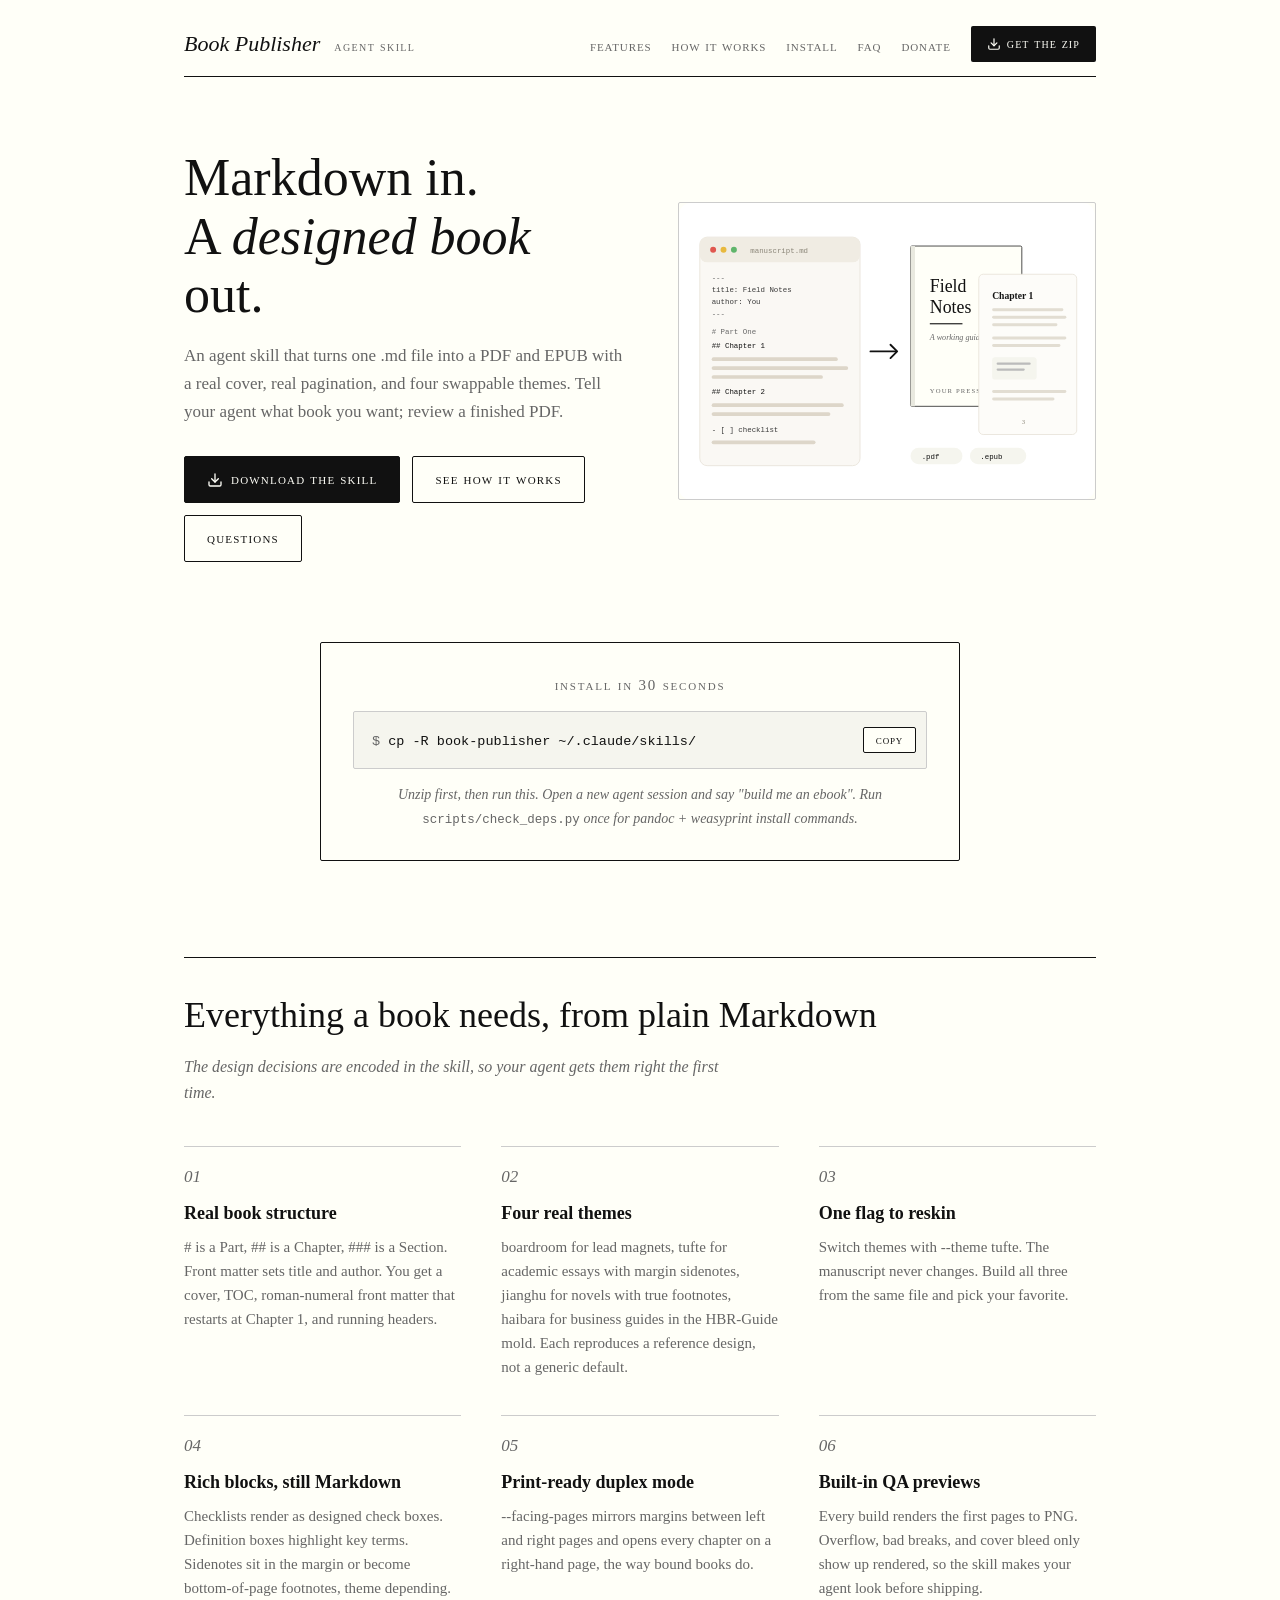
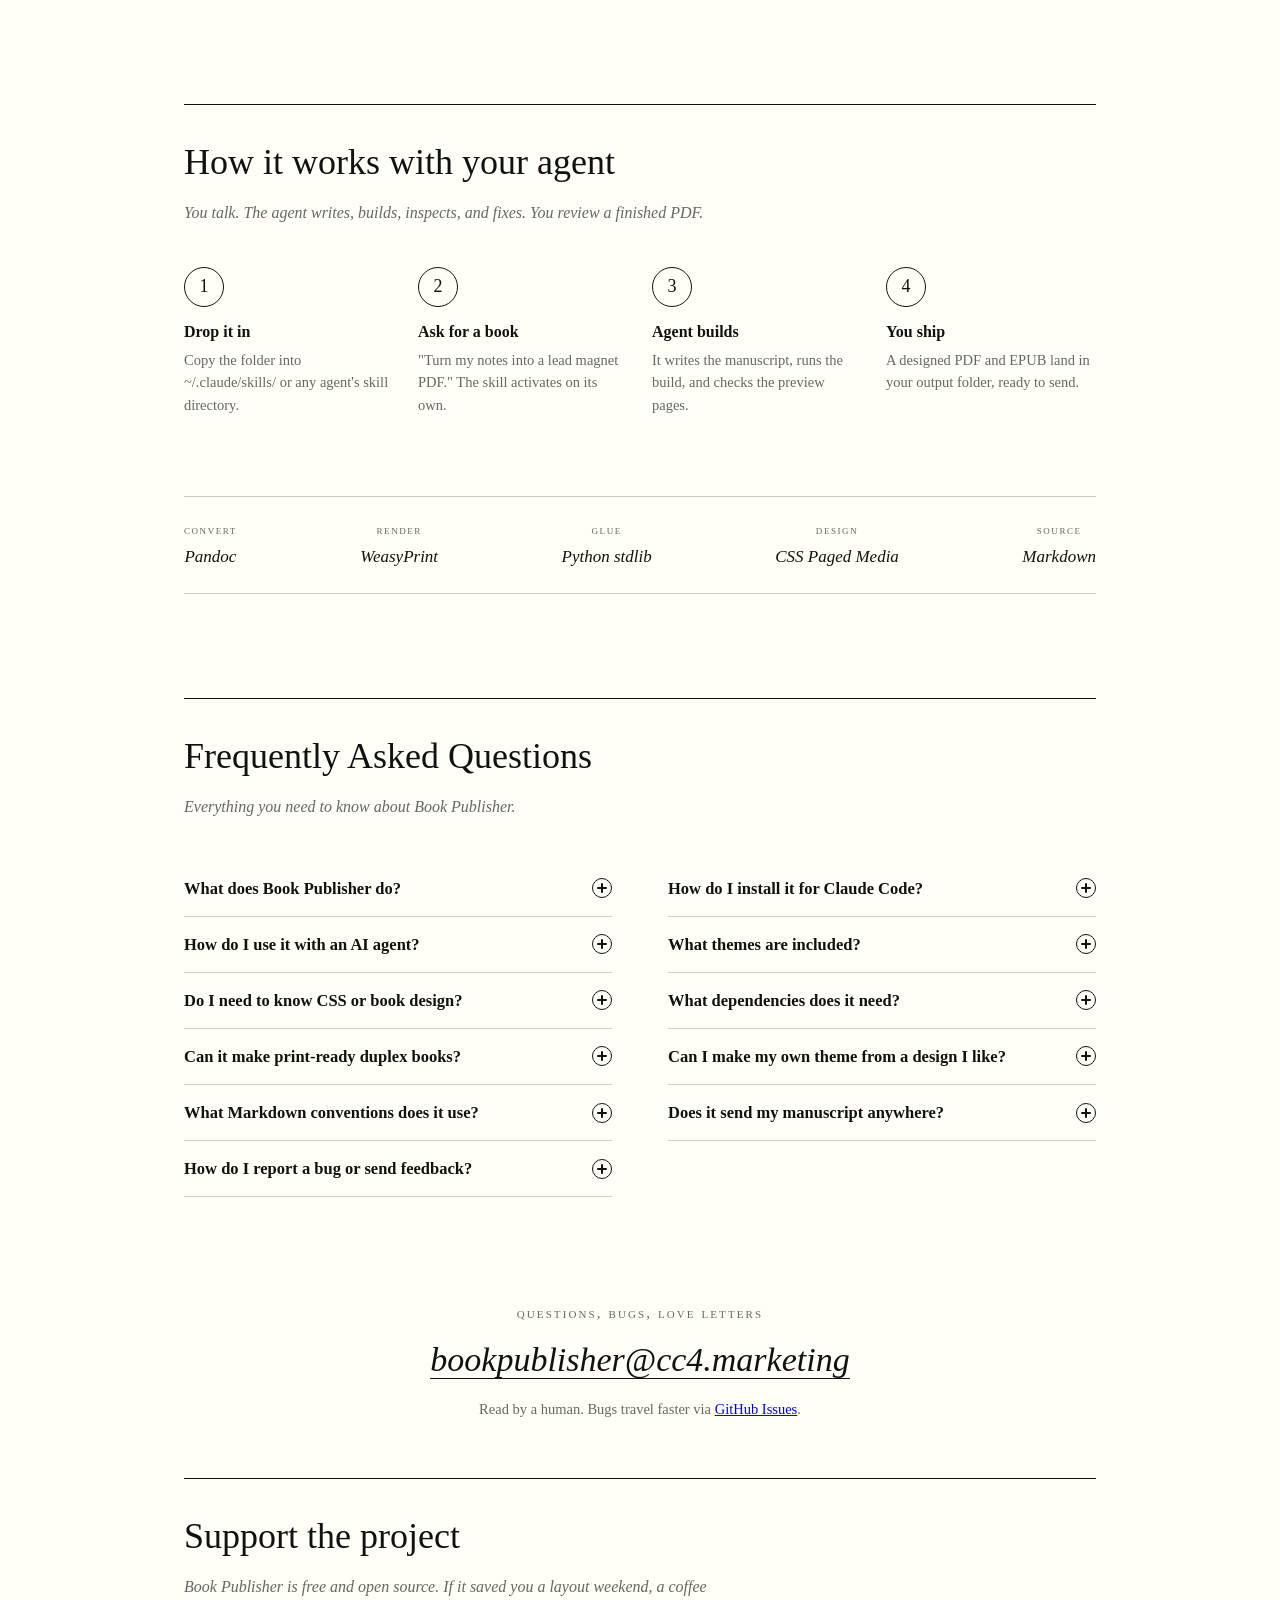
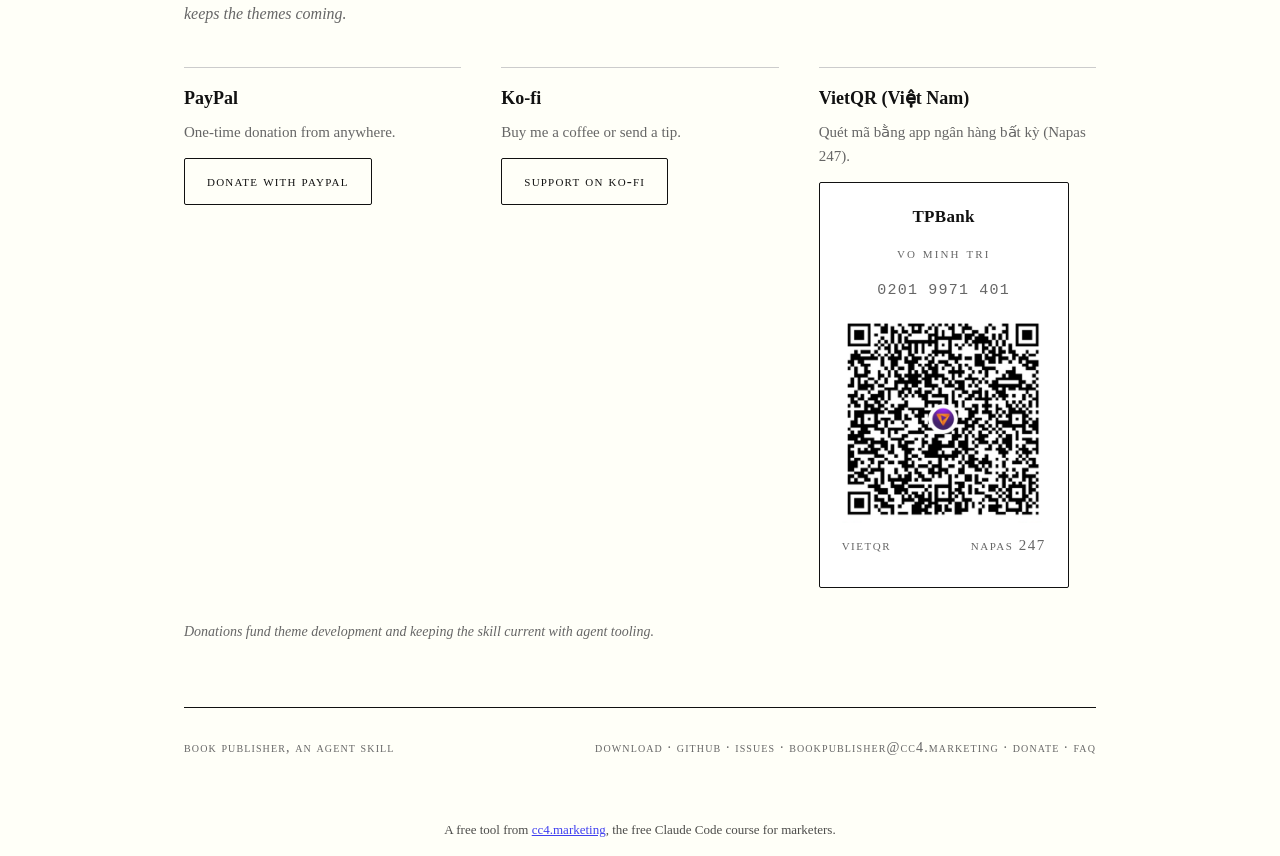
<file: site/index.html>
<!DOCTYPE html>
<html lang="en">
<head>
  <meta charset="UTF-8">
  <meta name="viewport" content="width=device-width, initial-scale=1.0">
  <title>Book Publisher: Turn Markdown into designed PDF and EPUB books</title>
  <meta name="description" content="Builds designed PDF and EPUB books from one Markdown file. Four real themes, cover pages, sidenotes, print-ready pagination. An agent skill, free and offline.">
  <meta name="keywords" content="book publisher skill, markdown to pdf book, markdown to epub, ebook generator, lead magnet pdf, agent skill, claude code skill, pandoc weasyprint book, book from markdown">
  <meta name="robots" content="index, follow">
  <meta name="author" content="Book Publisher">
  <meta name="theme-color" content="#fffff8">
  <link rel="canonical" href="https://bookpublisher.cc4.marketing/">

  <!-- Open Graph -->
  <meta property="og:type" content="website">
  <meta property="og:url" content="https://bookpublisher.cc4.marketing/">
  <meta property="og:title" content="Book Publisher: Turn Markdown into designed PDF and EPUB books">
  <meta property="og:description" content="One Markdown file in, a designed book out. Cover, TOC, sidenotes, four themes, print-ready pagination. Runs offline with your AI agent.">
  <meta property="og:site_name" content="Book Publisher">
  <meta property="og:locale" content="en_US">

  <!-- Twitter Card -->
  <meta name="twitter:card" content="summary_large_image">
  <meta name="twitter:url" content="https://bookpublisher.cc4.marketing/">
  <meta name="twitter:title" content="Book Publisher: Turn Markdown into designed PDF and EPUB books">
  <meta name="twitter:description" content="Write Markdown, get a designed book. Four themes, real pagination, EPUB included. Free, offline, agent-native.">

  <!-- Structured Data: SoftwareApplication -->
  <script type="application/ld+json">
{
  "@context": "https://schema.org",
  "@type": "SoftwareApplication",
  "name": "Book Publisher",
  "applicationCategory": "DesktopApplication",
  "operatingSystem": "macOS, Linux",
  "url": "https://bookpublisher.cc4.marketing/",
  "description": "Builds designed PDF and EPUB books from one Markdown file. Four real themes, cover pages, sidenotes, print-ready pagination. An agent skill, free and offline.",
  "offers": {
    "@type": "Offer",
    "price": "0",
    "priceCurrency": "USD"
  },
  "softwareVersion": "0.1.0",
  "codeRepository": "https://github.com/blacklogos/book-publisher",
  "featureList": [
    "One Markdown manuscript builds both PDF and EPUB",
    "Four swappable themes derived from real reference designs",
    "Cover page, TOC, roman-numeral front matter, running headers",
    "Checklists, definition boxes, sidenotes, and real footnotes",
    "Facing-pages mode with mirrored margins for duplex print",
    "Automatic preview PNGs of rendered pages for QA",
    "Works with Claude Code, Codex, and any agent that reads skill folders"
  ],
  "publisher": {
    "@type": "Organization",
    "name": "CC4.Marketing",
    "url": "https://cc4.marketing/",
    "logo": {
      "@type": "ImageObject",
      "url": "https://cc4.marketing/apple-touch-icon.png",
      "width": 180,
      "height": 180
    }
  }
}
  </script>

  <!-- Structured Data: FAQPage -->
  <script type="application/ld+json">
  {
    "@context": "https://schema.org",
    "@type": "FAQPage",
    "mainEntity": [
      {
        "@type": "Question",
        "name": "What does Book Publisher do?",
        "acceptedAnswer": { "@type": "Answer", "text": "Book Publisher is an agent skill that turns a single Markdown manuscript into a designed PDF and EPUB book. It produces a full-bleed cover, table of contents, part and chapter openers, page numbers, running headers, sidenotes, and checklists, all from plain Markdown headings and front matter." }
      },
      {
        "@type": "Question",
        "name": "How do I install Book Publisher for Claude Code?",
        "acceptedAnswer": { "@type": "Answer", "text": "Unzip the package and copy the book-publisher folder into your skills directory: cp -R book-publisher ~/.claude/skills/ for all projects, or into your-repo/.claude/skills/ for one project. Open a new Claude session and ask for a book; the skill activates automatically." }
      },
      {
        "@type": "Question",
        "name": "How do I use Book Publisher with an AI agent?",
        "acceptedAnswer": { "@type": "Answer", "text": "After installing, just describe the book you want in plain language, for example 'Turn my notes into a lead magnet PDF' or 'Write a 5-chapter guide to sourdough and build it as a book'. The agent reads the skill, writes or adapts the manuscript, builds the PDF and EPUB, and inspects rendered preview images before handing it over. No commands needed from you." }
      },
      {
        "@type": "Question",
        "name": "What themes are included in Book Publisher?",
        "acceptedAnswer": { "@type": "Answer", "text": "Book Publisher ships four themes: boardroom, a corporate lead-magnet look with colored headings and a full-bleed cover; tufte, a monochrome academic style with margin sidenotes adapted from Tufte CSS; jianghu, a translated-novel look with digest trim, centered chapter openers, and real bottom-of-page footnotes; and haibara, a business-guide look in the spirit of the HBR Guide series with a serif body, sans chapter openers, and a Contents page with real page numbers. Switching themes is one flag and never requires manuscript changes." }
      },
      {
        "@type": "Question",
        "name": "Do I need to know CSS or book design to use Book Publisher?",
        "acceptedAnswer": { "@type": "Answer", "text": "No. Book Publisher encodes the design decisions: where chapters break, how the table of contents nests, how front matter is numbered. You write ordinary Markdown headings and the themes handle typography and pagination. Design tokens are exposed as CSS custom properties only if you want to customize." }
      },
      {
        "@type": "Question",
        "name": "What dependencies does Book Publisher need?",
        "acceptedAnswer": { "@type": "Answer", "text": "Book Publisher needs two tools: pandoc for Markdown conversion and weasyprint for print-quality PDF rendering. The included check_deps.py script detects your OS and prints the exact install commands, for example brew install pandoc and uv tool install weasyprint on macOS. Everything else is Python standard library." }
      },
      {
        "@type": "Question",
        "name": "Can Book Publisher make print-ready books for double-sided printing?",
        "acceptedAnswer": { "@type": "Answer", "text": "Yes. Add the --facing-pages flag and margins mirror between left and right pages, running headers alternate, and every chapter opens on a right-hand page, inserting a blank left page when needed, the way bound books do. Without the flag you get single-sided output ideal for screen reading." }
      },
      {
        "@type": "Question",
        "name": "Can I create my own theme from a design I like?",
        "acceptedAnswer": { "@type": "Answer", "text": "Yes. Book Publisher documents the exact process used to build its four themes: fetch the reference PDF or web page, sample the real colors, read the real fonts and CSS, then translate to print CSS. Hand your agent the reference and say 'make a theme from this'; the guide in references/themes.md covers the known pitfalls." }
      },
      {
        "@type": "Question",
        "name": "What Markdown conventions does the manuscript use?",
        "acceptedAnswer": { "@type": "Answer", "text": "Simple ones: a level-1 heading is a Part, level-2 is a Chapter, level-3 is a Section. YAML front matter at the top sets title, subtitle, author, and publisher. Checklists, definition boxes, and sidenotes use ordinary Markdown syntax, and a working example manuscript demonstrating every pattern is bundled to copy from." }
      },
      {
        "@type": "Question",
        "name": "Does Book Publisher send my manuscript anywhere?",
        "acceptedAnswer": { "@type": "Answer", "text": "No. Book Publisher runs entirely on your machine. Pandoc and WeasyPrint are local tools, the build script is offline Python, and your manuscript never leaves your computer. There is no server, no account, and no telemetry." }
      },
      {
        "@type": "Question",
        "name": "How do I report a bug or send feedback about Book Publisher?",
        "acceptedAnswer": { "@type": "Answer", "text": "Report bugs and feature requests at github.com/blacklogos/book-publisher/issues. For anything else, email bookpublisher@cc4.marketing. Both channels are read by the maintainer." }
      }
    ]
  }
  </script>

  <style>
    *, *::before, *::after { margin: 0; padding: 0; box-sizing: border-box; }

    /* Tufte tokens, lifted from the skill's tufte theme pdf.css */
    :root {
      --paper: #fffff8;
      --ink: #111111;
      --muted: #666666;
      --rule: #cccccc;
      --faint: #f5f5ee;
      --radius: 2px;
      --font-serif: Georgia, "Palatino Linotype", "Times New Roman", "Book Antiqua", Palatino, serif;
      --font-sans: "Gill Sans", "Gill Sans MT", Calibri, sans-serif;
      --font-mono: Menlo, Consolas, "Liberation Mono", monospace;
    }

    body {
      font-family: var(--font-serif);
      color: var(--ink);
      background: var(--paper);
      min-height: 100vh;
      line-height: 1.65;
      font-size: 17px;
    }

    .container { max-width: 960px; margin: 0 auto; padding: 0 24px; }

    .smallcaps {
      font-variant: small-caps;
      letter-spacing: 0.08em;
      text-transform: lowercase;
    }

    /* ── Header: flat, rule-separated, no pill ── */
    header { padding: 26px 0 0; }
    .header-inner {
      display: flex; align-items: baseline; justify-content: space-between;
      border-bottom: 1px solid var(--ink);
      padding-bottom: 14px;
    }
    .header-left { display: flex; align-items: baseline; gap: 14px; }
    .logo { font-family: var(--font-serif); font-size: 22px; font-style: italic; color: var(--ink); text-decoration: none; }
    .badge {
      font-family: var(--font-serif); font-variant: small-caps; text-transform: lowercase;
      letter-spacing: 0.1em; font-size: 14px; color: var(--muted);
    }
    .header-right { display: flex; align-items: baseline; gap: 20px; }
    .header-link {
      font-size: 15px; color: var(--muted); text-decoration: none;
      font-variant: small-caps; text-transform: lowercase; letter-spacing: 0.06em;
      transition: color 0.2s;
    }
    .header-link:hover { color: var(--ink); }
    .gh-btn {
      display: inline-flex; align-items: center; gap: 6px;
      background: var(--ink); color: var(--paper);
      font-family: var(--font-serif); font-size: 14px;
      font-variant: small-caps; text-transform: lowercase; letter-spacing: 0.08em;
      padding: 6px 16px; border-radius: var(--radius); text-decoration: none;
      transition: background 0.2s;
    }
    .gh-btn:hover { background: #333; }

    /* ── Hero ── */
    .hero { padding: 72px 0 48px; display: grid; grid-template-columns: 1.05fr 1fr; gap: 56px; align-items: center; }
    .hero-text h1 {
      font-family: var(--font-serif); font-weight: 400;
      font-size: clamp(34px, 4.6vw, 52px); line-height: 1.12; margin-bottom: 18px;
    }
    .hero-text h1 span { font-style: italic; }
    .hero-text .tagline { font-size: 17px; color: var(--muted); margin-bottom: 30px; max-width: 460px; }
    .hero-ctas { display: flex; gap: 12px; flex-wrap: wrap; align-items: center; }
    .btn-primary, .btn-dark, .btn-secondary {
      display: inline-flex; align-items: center; gap: 8px;
      font-family: var(--font-serif); font-size: 15px;
      font-variant: small-caps; text-transform: lowercase; letter-spacing: 0.08em;
      padding: 10px 22px; border-radius: var(--radius);
      text-decoration: none; cursor: pointer;
      transition: background 0.2s, color 0.2s;
    }
    .btn-primary { background: var(--ink); color: var(--paper); border: 1px solid var(--ink); }
    .btn-primary:hover { background: #333; }
    .btn-dark, .btn-secondary { background: transparent; color: var(--ink); border: 1px solid var(--ink); }
    .btn-dark:hover, .btn-secondary:hover { background: var(--faint); }

    .hero-visual { position: relative; }
    .hero-visual .screenshot {
      width: 100%;
      border: 1px solid var(--rule);
      border-radius: var(--radius);
      background: var(--paper);
    }
    .hero-visual .screenshot-glow { display: none; }

    /* ── Install card: hairline box, light code block ── */
    .install-section { padding: 32px 0 48px; }
    .install-card {
      border: 1px solid var(--ink); border-radius: var(--radius);
      padding: 30px 32px; max-width: 640px; margin: 0 auto; text-align: center;
    }
    .install-card .label {
      font-family: var(--font-serif); font-variant: small-caps; text-transform: lowercase;
      letter-spacing: 0.12em; font-size: 15px; color: var(--muted); margin-bottom: 14px;
    }
    .install-code {
      position: relative; background: var(--faint);
      border: 1px solid var(--rule); border-radius: var(--radius);
      padding: 14px 92px 14px 18px; text-align: left;
    }
    .install-code code { font-family: var(--font-mono); font-size: 13.5px; color: var(--ink); word-break: break-all; }
    .install-code code .prompt { color: var(--muted); }
    .install-note { font-size: 14px; color: var(--muted); margin-top: 14px; font-style: italic; }
    .install-note code { font-family: var(--font-mono); font-size: 12.5px; font-style: normal; }
    .copy-btn {
      position: absolute; top: 50%; right: 10px; transform: translateY(-50%);
      background: var(--paper); border: 1px solid var(--ink);
      color: var(--ink); font-family: var(--font-serif); font-size: 13px;
      font-variant: small-caps; text-transform: lowercase; letter-spacing: 0.06em;
      padding: 4px 12px; border-radius: var(--radius); cursor: pointer;
      transition: background 0.2s, color 0.2s;
    }
    .copy-btn:hover { background: var(--ink); color: var(--paper); }
    .copy-btn.copied { background: var(--ink); color: var(--paper); }

    /* ── Section headings: rule above, italic sub ── */
    .section-heading { text-align: left; margin-bottom: 40px; border-top: 1px solid var(--ink); padding-top: 28px; }
    .section-heading h2 { font-family: var(--font-serif); font-weight: 400; font-size: clamp(26px, 3.6vw, 36px); margin-bottom: 8px; }
    .section-heading p { color: var(--muted); font-size: 16px; font-style: italic; max-width: 560px; }

    /* ── Features: flat entries with top rules, no cards ── */
    .features { padding: 48px 0 56px; }
    .features-grid { display: grid; grid-template-columns: repeat(3, 1fr); gap: 36px 40px; }
    .feature-card { border-top: 1px solid var(--rule); padding-top: 16px; }
    .feature-num {
      font-family: var(--font-serif); font-style: italic;
      font-size: 17px; color: var(--muted); margin-bottom: 8px;
    }
    .feature-card h3 { font-family: var(--font-serif); font-weight: 700; font-size: 18px; margin-bottom: 6px; }
    .feature-card p { font-size: 15px; color: var(--muted); line-height: 1.6; }

    /* ── How It Works ── */
    .how-it-works { padding: 48px 0 56px; }
    .steps { display: grid; grid-template-columns: repeat(4, 1fr); gap: 24px; }
    .step { text-align: left; position: relative; }
    .step-num {
      width: 40px; height: 40px; border-radius: 50%;
      background: transparent; color: var(--ink); border: 1px solid var(--ink);
      font-family: var(--font-serif); font-size: 18px;
      display: inline-flex; align-items: center; justify-content: center; margin-bottom: 12px;
    }
    .step h3 { font-family: var(--font-serif); font-weight: 700; font-size: 16px; margin-bottom: 4px; }
    .step p { font-size: 14.5px; color: var(--muted); line-height: 1.55; }
    .step:not(:last-child)::after { display: none; }

    /* ── Tech stack: single rule row ── */
    .tech { padding: 24px 0 56px; }
    .tech-inner {
      border-top: 1px solid var(--rule); border-bottom: 1px solid var(--rule);
      padding: 22px 0;
      display: flex; align-items: baseline; justify-content: space-between; gap: 24px; flex-wrap: wrap;
    }
    .tech-item { text-align: center; }
    .tech-item .tech-label {
      font-variant: small-caps; text-transform: lowercase; letter-spacing: 0.12em;
      font-size: 13px; color: var(--muted); margin-bottom: 2px;
    }
    .tech-item .tech-name { font-family: var(--font-serif); font-style: italic; font-size: 17px; }

    /* ── FAQ ── */
    .faq { padding: 48px 0 64px; }
    .faq-grid { display: grid; grid-template-columns: 1fr 1fr; gap: 0 56px; }
    .faq-item { border-bottom: 1px solid var(--rule); }
    .faq-q {
      all: unset; box-sizing: border-box;
      display: flex; align-items: center; justify-content: space-between; gap: 12px;
      width: 100%; padding: 16px 0;
      font-family: var(--font-serif); font-size: 16.5px; font-weight: 700;
      color: var(--ink); cursor: pointer; line-height: 1.4;
    }
    .faq-q:hover { color: var(--muted); }
    .faq-icon {
      width: 20px; height: 20px; border-radius: 50%;
      border: 1px solid var(--ink); background: transparent;
      display: flex; align-items: center; justify-content: center; flex-shrink: 0;
      transition: background .2s;
    }
    .faq-icon svg { width: 10px; height: 10px; stroke: var(--ink); stroke-width: 2; stroke-linecap: round; fill: none; transition: transform .2s, stroke .2s; }
    .faq-item.open .faq-icon { background: var(--ink); }
    .faq-item.open .faq-icon svg { stroke: var(--paper); transform: rotate(45deg); }
    .faq-a { font-size: 15px; color: var(--muted); line-height: 1.7; max-height: 0; overflow: hidden; transition: max-height .3s ease; }
    .faq-a p { padding-bottom: 16px; }
    .faq-a code { font-family: var(--font-mono); font-size: 13px; }
    .faq-item.open .faq-a { max-height: 340px; }

    /* ── Feedback strip: the email, prominent ── */
    .feedback-strip { padding: 40px 0 8px; text-align: center; }
    .feedback-strip .label {
      font-variant: small-caps; text-transform: lowercase; letter-spacing: 0.14em;
      font-size: 15px; color: var(--muted); margin-bottom: 6px;
    }
    .feedback-strip a.mail {
      font-family: var(--font-serif); font-style: italic;
      font-size: clamp(24px, 3.4vw, 34px); color: var(--ink);
      text-decoration: none; border-bottom: 1px solid var(--ink);
    }
    .feedback-strip a.mail:hover { color: var(--muted); border-color: var(--muted); }
    .feedback-strip .alt { font-size: 14.5px; color: var(--muted); margin-top: 10px; }

    /* ── Donate ── */
    .donate { padding: 48px 0 64px; }
    .donate-grid { display: grid; grid-template-columns: 1fr 1fr 1fr; gap: 36px 40px; align-items: start; }
    .donate-method { border-top: 1px solid var(--rule); padding-top: 16px; }
    .donate-method h3 { font-family: var(--font-serif); font-weight: 700; font-size: 18px; margin-bottom: 6px; }
    .donate-method p { font-size: 15px; color: var(--muted); line-height: 1.6; margin-bottom: 14px; }
    /* Native VietQR card: typography matches the page, only the QR matrix is raster */
    .qr-card {
      max-width: 250px; margin: 0; padding: 20px 22px 16px;
      border: 1px solid var(--ink); border-radius: var(--radius);
      background: #ffffff; text-align: center;
    }
    .qr-bank {
      font-family: var(--font-serif); font-weight: 700; font-size: 17px;
      letter-spacing: 0.02em; margin-bottom: 10px;
    }
    .qr-holder {
      font-variant: small-caps; text-transform: lowercase; letter-spacing: 0.14em;
      font-size: 15px; color: var(--ink); margin-bottom: 2px;
    }
    .qr-account {
      font-family: var(--font-mono); font-size: 14px; color: var(--muted);
      letter-spacing: 0.08em; margin-bottom: 12px;
    }
    .qr-img { width: 100%; height: auto; display: block; }
    .qr-rails {
      display: flex; justify-content: space-between; margin-top: 10px;
      font-variant: small-caps; text-transform: lowercase; letter-spacing: 0.1em;
      font-size: 12.5px; color: var(--muted);
    }
    .donate-note { margin-top: 32px; font-size: 14px; color: var(--muted); font-style: italic; }
    @media (max-width: 768px) { .donate-grid { grid-template-columns: 1fr; } }

    /* ── Footer ── */
    footer { padding: 28px 0 44px; border-top: 1px solid var(--ink); }
    .footer-inner { display: flex; justify-content: space-between; align-items: baseline; flex-wrap: wrap; gap: 12px; }
    .footer-inner span, .footer-inner a {
      font-family: var(--font-serif); font-variant: small-caps; text-transform: lowercase;
      letter-spacing: 0.08em; font-size: 14px; color: var(--muted); text-decoration: none;
    }
    .footer-inner a:hover { color: var(--ink); }

    /* ── Responsive ── */
    @media (max-width: 768px) {
      .hero { grid-template-columns: 1fr; padding: 44px 0 32px; gap: 36px; }
      .hero-text { text-align: left; }
      .features-grid { grid-template-columns: 1fr; }
      .steps { grid-template-columns: 1fr 1fr; gap: 28px; }
      .header-link { display: none; }
      .faq-grid { grid-template-columns: 1fr; }
      .footer-inner { flex-direction: column; }
      .tech-inner { justify-content: center; gap: 20px 32px; }
    }
    @media (max-width: 480px) { .steps { grid-template-columns: 1fr; } }
  </style>
<!-- cc4-analytics:start -->
<script>
  // Same stack as cc4.marketing. Only the production host reports; previews stay out.
  if (location.hostname === 'bookpublisher.cc4.marketing') {
    var cc4s = function (src, attrs) {
      var s = document.createElement('script'); s.src = src; s.defer = true;
      for (var k in attrs) s.setAttribute(k, attrs[k]);
      document.head.appendChild(s);
    };
    window.dataLayer = window.dataLayer || [];
    window.gtag = function () { dataLayer.push(arguments); };
    gtag('js', new Date()); gtag('config', 'G-RERRE2NHVP');
    cc4s('https://www.googletagmanager.com/gtag/js?id=G-RERRE2NHVP', {});
    cc4s('https://bialytics.biplus.com.vn/js/script.js', { 'data-domain': 'cc4.marketing' });
    cc4s('https://s.cc4.marketing/beacon.js', { 'data-site': 'bookpublisher.cc4.marketing' });
  }
</script>
<!-- cc4-analytics:end -->
<!-- cc4-og-image:start -->
<meta property="og:image" content="https://bookpublisher.cc4.marketing/og-image.png">
<meta property="og:image:width" content="1200">
<meta property="og:image:height" content="630">
<meta name="twitter:image" content="https://bookpublisher.cc4.marketing/og-image.png">
<!-- cc4-og-image:end -->
</head>
<body>

  <!-- Header -->
  <div class="container">
    <header>
      <div class="header-inner">
        <div class="header-left">
          <a href="#" class="logo">Book Publisher</a>
          <span class="badge">Agent Skill</span>
        </div>
        <div class="header-right">
          <a href="#features" class="header-link">Features</a>
          <a href="#how" class="header-link">How it works</a>
          <a href="#install" class="header-link">Install</a>
          <a href="#faq" class="header-link">FAQ</a>
          <a href="#donate" class="header-link">Donate</a>
          <a href="https://github.com/blacklogos/book-publisher/releases/latest/download/book-publisher.zip" class="gh-btn" download>
            <svg width="14" height="14" viewBox="0 0 24 24" fill="none" stroke="currentColor" stroke-width="2" stroke-linecap="round" stroke-linejoin="round"><path d="M21 15v4a2 2 0 01-2 2H5a2 2 0 01-2-2v-4"/><polyline points="7 10 12 15 17 10"/><line x1="12" y1="15" x2="12" y2="3"/></svg>
            Get the Zip
          </a>
        </div>
      </div>
    </header>
  </div>

  <!-- Hero -->
  <div class="container">
    <section class="hero">
      <div class="hero-text">
        <h1>Markdown in.<br>A <span>designed book</span> out.</h1>
        <p class="tagline">An agent skill that turns one .md file into a PDF and EPUB with a real cover, real pagination, and four swappable themes. Tell your agent what book you want; review a finished PDF.</p>
        <div class="hero-ctas">
          <a href="https://github.com/blacklogos/book-publisher/releases/latest/download/book-publisher.zip" class="btn-primary" download>
            <svg width="16" height="16" viewBox="0 0 24 24" fill="none" stroke="currentColor" stroke-width="2" stroke-linecap="round" stroke-linejoin="round"><path d="M21 15v4a2 2 0 01-2 2H5a2 2 0 01-2-2v-4"/><polyline points="7 10 12 15 17 10"/><line x1="12" y1="15" x2="12" y2="3"/></svg>
            Download the Skill
          </a>
          <a href="#how" class="btn-dark">See how it works</a>
          <a href="#faq" class="btn-secondary">Questions</a>
        </div>
      </div>
      <div class="hero-visual">
        <div class="screenshot-glow"></div>
        <!-- Manuscript-to-book mockup: md file on the left, purple cover + inner page on the right -->
        <svg class="screenshot" viewBox="0 0 560 400" xmlns="http://www.w3.org/2000/svg" role="img" aria-label="A Markdown file turning into a designed book cover and page">
          <rect width="560" height="400" fill="#fff" rx="16"/>
          <!-- left: markdown editor card -->
          <rect x="28" y="46" width="216" height="308" rx="10" fill="#faf8f4" stroke="#e5e0d6"/>
          <rect x="28" y="46" width="216" height="34" rx="10" fill="#f0ece3"/>
          <circle cx="46" cy="63" r="4" fill="#e0574f"/><circle cx="60" cy="63" r="4" fill="#e8b93e"/><circle cx="74" cy="63" r="4" fill="#5fb56b"/>
          <text x="96" y="67" font-family="Menlo, monospace" font-size="10" fill="#8a8578">manuscript.md</text>
          <text x="44" y="104" font-family="Menlo, monospace" font-size="10" fill="#666666">---</text>
          <text x="44" y="120" font-family="Menlo, monospace" font-size="10" fill="#3a3a3a">title: Field Notes</text>
          <text x="44" y="136" font-family="Menlo, monospace" font-size="10" fill="#3a3a3a">author: You</text>
          <text x="44" y="152" font-family="Menlo, monospace" font-size="10" fill="#666666">---</text>
          <text x="44" y="176" font-family="Menlo, monospace" font-size="10" fill="#666666"># Part One</text>
          <text x="44" y="196" font-family="Menlo, monospace" font-size="10" fill="#111111">## Chapter 1</text>
          <rect x="44" y="208" width="170" height="5" rx="2.5" fill="#ddd6c9"/>
          <rect x="44" y="220" width="184" height="5" rx="2.5" fill="#ddd6c9"/>
          <rect x="44" y="232" width="150" height="5" rx="2.5" fill="#ddd6c9"/>
          <text x="44" y="258" font-family="Menlo, monospace" font-size="10" fill="#111111">## Chapter 2</text>
          <rect x="44" y="270" width="178" height="5" rx="2.5" fill="#ddd6c9"/>
          <rect x="44" y="282" width="160" height="5" rx="2.5" fill="#ddd6c9"/>
          <text x="44" y="308" font-family="Menlo, monospace" font-size="10" fill="#3a3a3a">- [ ] checklist</text>
          <rect x="44" y="320" width="140" height="5" rx="2.5" fill="#ddd6c9"/>
          <!-- arrow -->
          <g stroke="#111111" stroke-width="2.5" fill="none" stroke-linecap="round" stroke-linejoin="round">
            <path d="M258 200 h34"/><path d="M285 191 l9 9 -9 9"/>
          </g>
          <!-- right: book cover, tufte-style restrained paper cover -->
          <g>
            <rect x="312" y="58" width="150" height="216" rx="2" fill="#fffff8" stroke="#111111"/>
            <rect x="312" y="58" width="6" height="216" fill="#e9e9df"/>
            <text x="338" y="120" font-family="Georgia, serif" font-size="24" fill="#111111">Field</text>
            <text x="338" y="148" font-family="Georgia, serif" font-size="24" fill="#111111">Notes</text>
            <rect x="338" y="162" width="44" height="1.5" fill="#111111"/>
            <text x="338" y="184" font-family="Georgia, serif" font-style="italic" font-size="11" fill="#666666">A working guide</text>
            <text x="338" y="256" font-family="Georgia, serif" font-size="9" letter-spacing="1.5" fill="#666666">YOUR PRESS</text>
          </g>
          <!-- right: inner page peeking behind -->
          <g>
            <rect x="404" y="96" width="132" height="216" rx="6" fill="#fdfcf9" stroke="#e5e0d6"/>
            <text x="422" y="130" font-family="Georgia, serif" font-size="13" font-weight="700" fill="#141414">Chapter 1</text>
            <rect x="422" y="142" width="96" height="4" rx="2" fill="#e2ddd2"/>
            <rect x="422" y="152" width="100" height="4" rx="2" fill="#e2ddd2"/>
            <rect x="422" y="162" width="88" height="4" rx="2" fill="#e2ddd2"/>
            <rect x="422" y="180" width="100" height="4" rx="2" fill="#e2ddd2"/>
            <rect x="422" y="190" width="92" height="4" rx="2" fill="#e2ddd2"/>
            <!-- sidenote rail -->
            <rect x="422" y="208" width="60" height="30" rx="4" fill="#f5f5ee"/>
            <rect x="428" y="215" width="46" height="3" rx="1.5" fill="#bbbbbb"/>
            <rect x="428" y="223" width="38" height="3" rx="1.5" fill="#bbbbbb"/>
            <rect x="422" y="252" width="100" height="4" rx="2" fill="#e2ddd2"/>
            <rect x="422" y="262" width="84" height="4" rx="2" fill="#e2ddd2"/>
            <text x="462" y="298" font-family="Georgia, serif" font-size="9" fill="#8a8578">3</text>
          </g>
          <!-- caption chips -->
          <rect x="312" y="330" width="70" height="22" rx="11" fill="#f5f5ee"/>
          <text x="327" y="345" font-family="Menlo, monospace" font-size="10" fill="#111111">.pdf</text>
          <rect x="392" y="330" width="76" height="22" rx="11" fill="#f5f5ee"/>
          <text x="406" y="345" font-family="Menlo, monospace" font-size="10" fill="#111111">.epub</text>
        </svg>
      </div>
    </section>
  </div>

  <!-- Install -->
  <div class="container">
    <section class="install-section" id="install">
      <div class="install-card">
        <div class="label">Install in 30 seconds</div>
        <div class="install-code">
          <code><span class="prompt">$</span> cp -R book-publisher ~/.claude/skills/</code>
          <button class="copy-btn" data-copy="cp -R book-publisher ~/.claude/skills/">Copy</button>
        </div>
        <p class="install-note">Unzip first, then run this. Open a new agent session and say "build me an ebook". Run <code>scripts/check_deps.py</code> once for pandoc + weasyprint install commands.</p>
      </div>
    </section>
  </div>

  <!-- Features -->
  <div class="container">
    <section class="features" id="features">
      <div class="section-heading">
        <h2>Everything a book needs, from plain Markdown</h2>
        <p>The design decisions are encoded in the skill, so your agent gets them right the first time.</p>
      </div>
      <div class="features-grid">
        <div class="feature-card">
          <div class="feature-num">01</div>
          <h3>Real book structure</h3>
          <p># is a Part, ## is a Chapter, ### is a Section. Front matter sets title and author. You get a cover, TOC, roman-numeral front matter that restarts at Chapter 1, and running headers.</p>
        </div>
        <div class="feature-card">
          <div class="feature-num">02</div>
          <h3>Four real themes</h3>
          <p>boardroom for lead magnets, tufte for academic essays with margin sidenotes, jianghu for novels with true footnotes, haibara for business guides in the HBR-Guide mold. Each reproduces a reference design, not a generic default.</p>
        </div>
        <div class="feature-card">
          <div class="feature-num">03</div>
          <h3>One flag to reskin</h3>
          <p>Switch themes with --theme tufte. The manuscript never changes. Build all three from the same file and pick your favorite.</p>
        </div>
        <div class="feature-card">
          <div class="feature-num">04</div>
          <h3>Rich blocks, still Markdown</h3>
          <p>Checklists render as designed check boxes. Definition boxes highlight key terms. Sidenotes sit in the margin or become bottom-of-page footnotes, theme depending.</p>
        </div>
        <div class="feature-card">
          <div class="feature-num">05</div>
          <h3>Print-ready duplex mode</h3>
          <p>--facing-pages mirrors margins between left and right pages and opens every chapter on a right-hand page, the way bound books do.</p>
        </div>
        <div class="feature-card">
          <div class="feature-num">06</div>
          <h3>Built-in QA previews</h3>
          <p>Every build renders the first pages to PNG. Overflow, bad breaks, and cover bleed only show up rendered, so the skill makes your agent look before shipping.</p>
        </div>
      </div>
    </section>
  </div>

  <!-- How It Works -->
  <div class="container">
    <section class="how-it-works" id="how">
      <div class="section-heading">
        <h2>How it works with your agent</h2>
        <p>You talk. The agent writes, builds, inspects, and fixes. You review a finished PDF.</p>
      </div>
      <div class="steps">
        <div class="step">
          <div class="step-num">1</div>
          <h3>Drop it in</h3>
          <p>Copy the folder into ~/.claude/skills/ or any agent's skill directory.</p>
        </div>
        <div class="step">
          <div class="step-num">2</div>
          <h3>Ask for a book</h3>
          <p>"Turn my notes into a lead magnet PDF." The skill activates on its own.</p>
        </div>
        <div class="step">
          <div class="step-num">3</div>
          <h3>Agent builds</h3>
          <p>It writes the manuscript, runs the build, and checks the preview pages.</p>
        </div>
        <div class="step">
          <div class="step-num">4</div>
          <h3>You ship</h3>
          <p>A designed PDF and EPUB land in your output folder, ready to send.</p>
        </div>
      </div>
    </section>
  </div>

  <!-- Tech Stack -->
  <div class="container">
    <section class="tech">
      <div class="tech-inner">
        <div class="tech-item"><div class="tech-label">Convert</div><div class="tech-name">Pandoc</div></div>
        <div class="tech-item"><div class="tech-label">Render</div><div class="tech-name">WeasyPrint</div></div>
        <div class="tech-item"><div class="tech-label">Glue</div><div class="tech-name">Python stdlib</div></div>
        <div class="tech-item"><div class="tech-label">Design</div><div class="tech-name">CSS Paged Media</div></div>
        <div class="tech-item"><div class="tech-label">Source</div><div class="tech-name">Markdown</div></div>
      </div>
    </section>
  </div>

  <!-- FAQ -->
  <div class="container">
    <section class="faq" id="faq">
      <div class="section-heading">
        <h2>Frequently Asked Questions</h2>
        <p>Everything you need to know about Book Publisher.</p>
      </div>
      <div class="faq-grid">
        <div class="faq-item">
          <button class="faq-q" aria-expanded="false">What does Book Publisher do?<span class="faq-icon"><svg viewBox="0 0 10 10"><path d="M5 1v8M1 5h8"/></svg></span></button>
          <div class="faq-a"><p>Book Publisher is an agent skill that turns a single Markdown manuscript into a designed PDF and EPUB book: full-bleed cover, table of contents, part and chapter openers, page numbers, running headers, sidenotes, and checklists, all from plain headings and front matter.</p></div>
        </div>
        <div class="faq-item">
          <button class="faq-q" aria-expanded="false">How do I install it for Claude Code?<span class="faq-icon"><svg viewBox="0 0 10 10"><path d="M5 1v8M1 5h8"/></svg></span></button>
          <div class="faq-a"><p>Unzip the package and run <code>cp -R book-publisher ~/.claude/skills/</code> for all projects, or copy into <code>your-repo/.claude/skills/</code> for one project. Open a new session and ask for a book; the skill activates automatically.</p></div>
        </div>
        <div class="faq-item">
          <button class="faq-q" aria-expanded="false">How do I use it with an AI agent?<span class="faq-icon"><svg viewBox="0 0 10 10"><path d="M5 1v8M1 5h8"/></svg></span></button>
          <div class="faq-a"><p>Just describe the book: "Write a 5-chapter beginner's guide to sourdough and build it as a book." The agent reads the skill, writes the manuscript, builds both formats, and inspects rendered previews before handing over. No commands needed from you.</p></div>
        </div>
        <div class="faq-item">
          <button class="faq-q" aria-expanded="false">What themes are included?<span class="faq-icon"><svg viewBox="0 0 10 10"><path d="M5 1v8M1 5h8"/></svg></span></button>
          <div class="faq-a"><p>Three: boardroom, a corporate lead-magnet look with a full-bleed cover; tufte, monochrome academic style with margin sidenotes; jianghu, a translated-novel look with digest trim and real footnotes. Switching is one flag, no manuscript changes.</p></div>
        </div>
        <div class="faq-item">
          <button class="faq-q" aria-expanded="false">Do I need to know CSS or book design?<span class="faq-icon"><svg viewBox="0 0 10 10"><path d="M5 1v8M1 5h8"/></svg></span></button>
          <div class="faq-a"><p>No. The skill encodes the design decisions: chapter breaks, TOC nesting, front-matter numbering. You write ordinary Markdown. Design tokens are exposed as CSS custom properties only if you want to customize.</p></div>
        </div>
        <div class="faq-item">
          <button class="faq-q" aria-expanded="false">What dependencies does it need?<span class="faq-icon"><svg viewBox="0 0 10 10"><path d="M5 1v8M1 5h8"/></svg></span></button>
          <div class="faq-a"><p>Two tools: pandoc and weasyprint. The bundled <code>check_deps.py</code> detects your OS and prints exact install commands (on macOS: <code>brew install pandoc</code>, <code>uv tool install weasyprint</code>). Everything else is Python standard library.</p></div>
        </div>
        <div class="faq-item">
          <button class="faq-q" aria-expanded="false">Can it make print-ready duplex books?<span class="faq-icon"><svg viewBox="0 0 10 10"><path d="M5 1v8M1 5h8"/></svg></span></button>
          <div class="faq-a"><p>Yes. Add <code>--facing-pages</code> and margins mirror between left and right pages, and every chapter opens on a right-hand page, inserting a blank left page when needed. Without the flag you get screen-reading output.</p></div>
        </div>
        <div class="faq-item">
          <button class="faq-q" aria-expanded="false">Can I make my own theme from a design I like?<span class="faq-icon"><svg viewBox="0 0 10 10"><path d="M5 1v8M1 5h8"/></svg></span></button>
          <div class="faq-a"><p>Yes. Hand your agent the reference PDF or page and say "make a theme from this". The skill documents the process used for its own themes: sample real colors, read real fonts, translate to print CSS, plus the known pitfalls.</p></div>
        </div>
        <div class="faq-item">
          <button class="faq-q" aria-expanded="false">What Markdown conventions does it use?<span class="faq-icon"><svg viewBox="0 0 10 10"><path d="M5 1v8M1 5h8"/></svg></span></button>
          <div class="faq-a"><p>Level-1 heading is a Part, level-2 a Chapter, level-3 a Section. YAML front matter sets title, subtitle, author, publisher. A working example manuscript demonstrating every pattern is bundled to copy from.</p></div>
        </div>
        <div class="faq-item">
          <button class="faq-q" aria-expanded="false">Does it send my manuscript anywhere?<span class="faq-icon"><svg viewBox="0 0 10 10"><path d="M5 1v8M1 5h8"/></svg></span></button>
          <div class="faq-a"><p>No. Book Publisher runs entirely on your machine. Pandoc and WeasyPrint are local tools, the build script is offline Python, and your manuscript never leaves your computer. No server, no account, no telemetry.</p></div>
        </div>
        <div class="faq-item">
          <button class="faq-q" aria-expanded="false">How do I report a bug or send feedback?<span class="faq-icon"><svg viewBox="0 0 10 10"><path d="M5 1v8M1 5h8"/></svg></span></button>
          <div class="faq-a"><p>Open an issue at <a href="https://github.com/blacklogos/book-publisher/issues">github.com/blacklogos/book-publisher/issues</a> for bugs and requests, or email <a href="mailto:bookpublisher@cc4.marketing">bookpublisher@cc4.marketing</a> for anything else. Both are read by a human.</p></div>
        </div>
      </div>
    </section>
  </div>


  <!-- Feedback strip -->
  <div class="container">
    <section class="feedback-strip" id="feedback">
      <p class="label">questions, bugs, love letters</p>
      <a class="mail" href="mailto:bookpublisher@cc4.marketing">bookpublisher@cc4.marketing</a>
      <p class="alt">Read by a human. Bugs travel faster via <a href="https://github.com/blacklogos/book-publisher/issues">GitHub Issues</a>.</p>
    </section>
  </div>

  <!-- Donate -->
  <div class="container">
    <section class="donate" id="donate">
      <div class="section-heading">
        <h2>Support the project</h2>
        <p>Book Publisher is free and open source. If it saved you a layout weekend, a coffee keeps the themes coming.</p>
      </div>
      <div class="donate-grid">
        <div class="donate-method">
          <h3>PayPal</h3>
          <p>One-time donation from anywhere.</p>
          <a href="https://paypal.me/MinhTriVo?locale.x=en_US&country.x=VN" target="_blank" rel="noopener noreferrer" class="btn-secondary">Donate with PayPal</a>
        </div>
        <div class="donate-method">
          <h3>Ko-fi</h3>
          <p>Buy me a coffee or send a tip.</p>
          <a href="https://ko-fi.com/cc4marketing" target="_blank" rel="noopener noreferrer" class="btn-secondary">Support on Ko-fi</a>
        </div>
        <div class="donate-method">
          <h3>VietQR (Việt Nam)</h3>
          <p>Quét mã bằng app ngân hàng bất kỳ (Napas 247).</p>
          <figure class="qr-card">
            <figcaption class="qr-bank">TPBank</figcaption>
            <p class="qr-holder">Vo Minh Tri</p>
            <p class="qr-account">0201 9971 401</p>
            <img class="qr-img" src="vietqr-code.png" alt="VietQR chuyển khoản TPBank, VO MINH TRI, 0201 9971 401" loading="lazy" width="478" height="482">
            <p class="qr-rails"><span>VietQR</span><span>Napas 247</span></p>
          </figure>
        </div>
      </div>
      <p class="donate-note">Donations fund theme development and keeping the skill current with agent tooling.</p>
    </section>
  </div>

  <!-- Footer -->
  <div class="container">
    <footer>
      <div class="footer-inner">
        <span>Book Publisher, an agent skill</span>
        <span><a href="https://github.com/blacklogos/book-publisher/releases/latest/download/book-publisher.zip" download>Download</a> · <a href="https://github.com/blacklogos/book-publisher">GitHub</a> · <a href="https://github.com/blacklogos/book-publisher/issues">Issues</a> · <a href="mailto:bookpublisher@cc4.marketing">bookpublisher@cc4.marketing</a> · <a href="#donate">Donate</a> · <a href="#faq">FAQ</a></span>
      </div>
    </footer>
  </div>

  <script>
    // Copy-to-clipboard with "Copied" feedback
    document.querySelectorAll('.copy-btn').forEach(btn => {
      btn.addEventListener('click', () => {
        navigator.clipboard.writeText(btn.dataset.copy).then(() => {
          btn.textContent = 'Copied';
          btn.classList.add('copied');
          setTimeout(() => { btn.textContent = 'Copy'; btn.classList.remove('copied'); }, 1600);
        });
      });
    });

    // Smooth scroll for anchor links
    document.querySelectorAll('a[href^="#"]').forEach(a => {
      a.addEventListener('click', e => {
        const target = document.querySelector(a.getAttribute('href'));
        if (target) { e.preventDefault(); target.scrollIntoView({ behavior: 'smooth' }); }
      });
    });

    // FAQ accordion: single-open
    document.querySelectorAll('.faq-q').forEach(btn => {
      btn.addEventListener('click', () => {
        const item = btn.closest('.faq-item');
        const isOpen = item.classList.contains('open');
        document.querySelectorAll('.faq-item.open').forEach(el => {
          el.classList.remove('open');
          el.querySelector('.faq-q').setAttribute('aria-expanded', 'false');
        });
        if (!isOpen) { item.classList.add('open'); btn.setAttribute('aria-expanded', 'true'); }
      });
    });
  </script>
<!-- cc4-hub-link:start -->
<p style="text-align:center;font-size:13px;opacity:.75;margin:16px 0">
  A free tool from <a href="https://cc4.marketing/?utm_source=bookpublisher&amp;utm_medium=footer&amp;utm_campaign=hub-link">cc4.marketing</a>, the free Claude Code course for marketers.
</p>
<!-- cc4-hub-link:end -->
</body>
</html>
</file>
